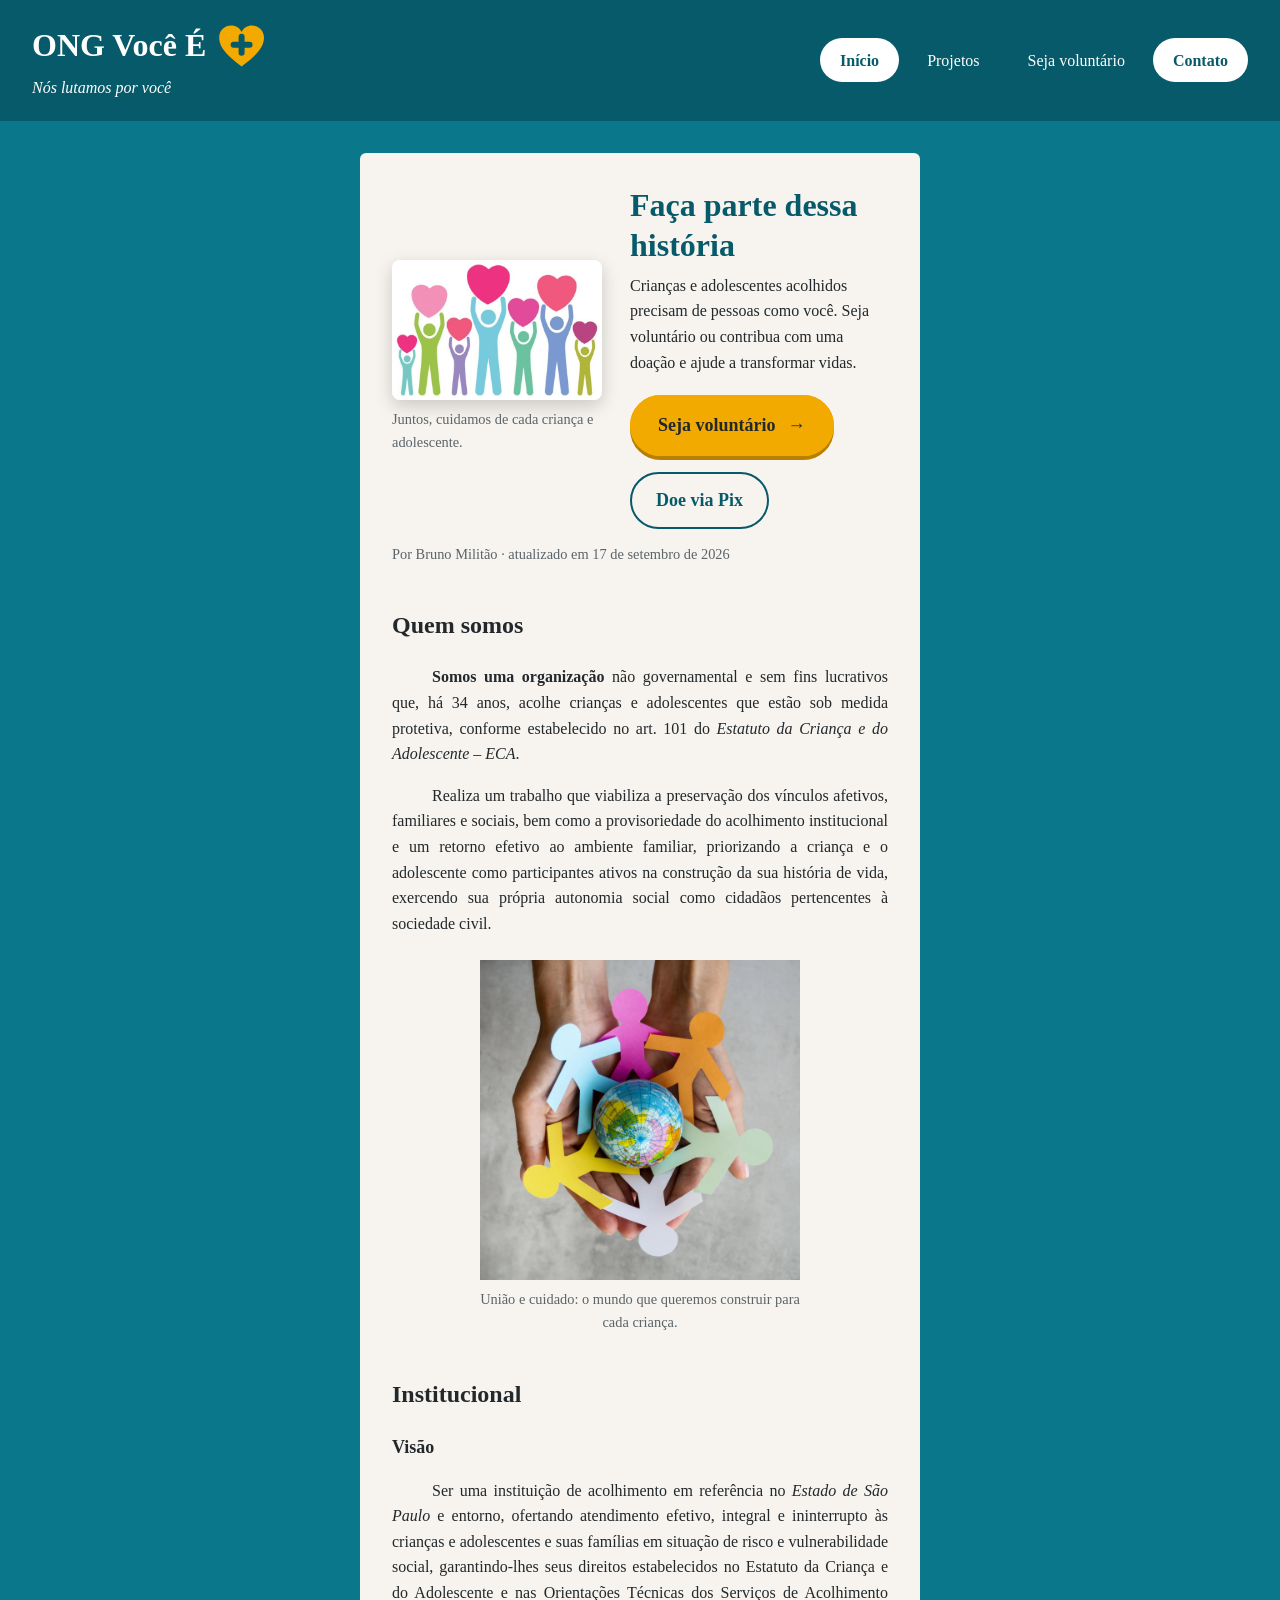
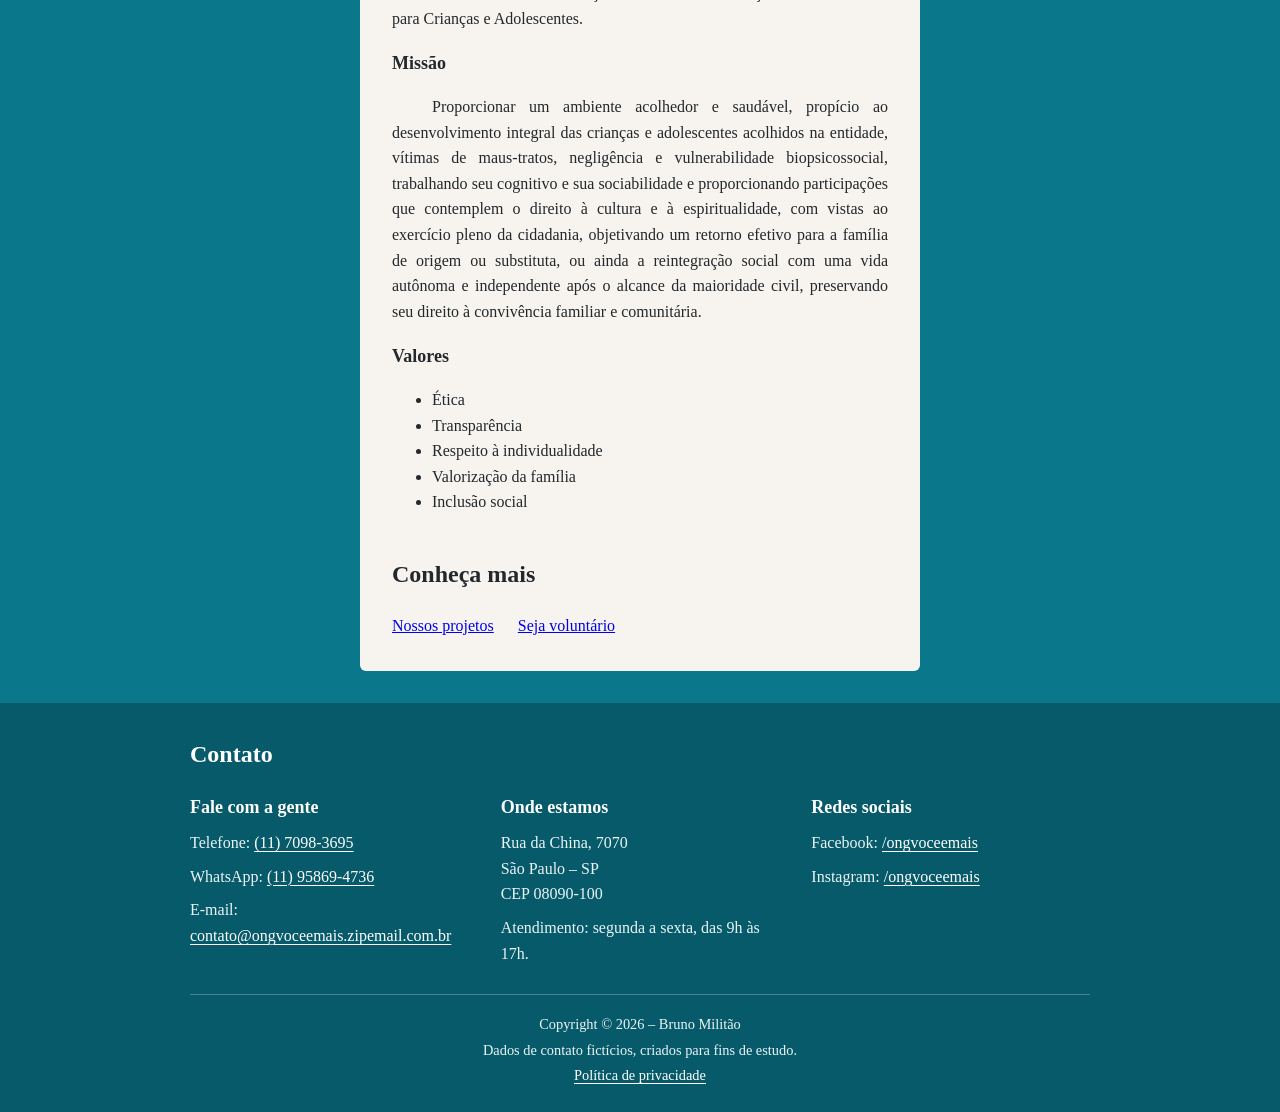
<file: index.html>
<!DOCTYPE html>
<html lang="pt-BR">
<head>
  <meta charset="UTF-8">
  <!-- Sem esta linha o site fica minúsculo no celular -->
  <meta name="viewport" content="width=device-width, initial-scale=1">
  <title>ONG Você É + | Acolhimento de crianças e adolescentes</title>
  <meta name="description" content="ONG Você É +: há 34 anos acolhendo crianças e adolescentes. Conheça nossa missão, nossos projetos e seja voluntário.">

  <link rel="stylesheet" href="estilos.css">
</head>

<body class="pagina-inicio">

  <!-- CABEÇALHO: marca (link para o início) e menu principal -->
  <header class="topo">
    <div class="marca">
      <a class="marca-nome" href="index.html">
        ONG Você É
        <svg class="logo-mais" viewBox="0 0 64 64" role="img" aria-label="mais" focusable="false">
          <path class="coracao" d="M32 58C10 42 4 32 4 22C4 13 11 7 19 7C25 7 29.5 10 32 15C34.5 10 39 7 45 7C53 7 60 13 60 22C60 32 54 42 32 58Z"/>
          <path class="mais" d="M32 21V41M22 31H42"/>
        </svg>
      </a>
      <p>Nós lutamos por você</p>
    </div>

    <nav aria-label="Menu principal">
      <ul>
        <li><a href="index.html" aria-current="page">Início</a></li>
        <li><a href="projetos.html">Projetos</a></li>
        <li><a href="cadastro-voluntario.html">Seja voluntário</a></li>
        <li><a href="#contato">Contato</a></li>
      </ul>
    </nav>
  </header>

  <main id="conteudo-principal">

    <!-- Caminho relativo (não "C:\Users\..."), e sempre com alt -->
    <section class="destaque">
      <figure>
        <picture>
          <img width="640" height="427" src="111.jpg" alt="Ilustração de sete figuras humanas coloridas, de tamanhos diferentes, cada uma erguendo um coração acima da cabeça">
        </picture>
        <figcaption>Juntos, cuidamos de cada criança e adolescente.</figcaption>
      </figure>

      <div class="chamada">
        <h1>Faça parte dessa história</h1>
        <p>
          Crianças e adolescentes acolhidos precisam de pessoas como você.
          Seja voluntário ou contribua com uma doação e ajude a transformar vidas.
        </p>
        <div class="acoes">
          <a class="botao-voluntario" href="cadastro-voluntario.html">
            Seja voluntário <span class="seta" aria-hidden="true">&rarr;</span>
          </a>
          <a class="botao-doar" href="projetos.html#doe">Doe via Pix</a>
        </div>
      </div>
    </section>

    <p class="meta">
      Por Bruno Militão &middot; atualizado em
      <time datetime="2026-09-17">17 de setembro de 2026</time>
    </p>

    <section>
      <h2>Quem somos</h2>
      <p>
        <strong>Somos uma organização</strong> não governamental e sem fins lucrativos que,
        há 34 anos, acolhe crianças e adolescentes que estão sob medida protetiva, conforme
        estabelecido no art. 101 do
        <cite>Estatuto da Criança e do Adolescente – ECA</cite>.
      </p>

      <p>
        Realiza um trabalho que viabiliza a preservação dos vínculos afetivos, familiares e
        sociais, bem como a provisoriedade do acolhimento institucional e um retorno efetivo ao
        ambiente familiar, priorizando a criança e o adolescente como participantes ativos na
        construção da sua história de vida, exercendo sua própria autonomia social como cidadãos
        pertencentes à sociedade civil.
      </p>

      <figure id="fotos">
        <picture>
          <img src="222aaa.jpg" alt="Mãos segurando bonecos de papel coloridos de mãos dadas ao redor de um globo terrestre" width="640" height="640" loading="lazy">
        </picture>
        <figcaption>União e cuidado: o mundo que queremos construir para cada criança.</figcaption>
      </figure>
    </section>

    <section id="institucional">
      <h2>Institucional</h2>

      <h3>Visão</h3>
      <p>
        Ser uma instituição de acolhimento em referência no <em>Estado de São Paulo</em> e entorno,
        ofertando atendimento efetivo, integral e ininterrupto às crianças e adolescentes e suas
        famílias em situação de risco e vulnerabilidade social, garantindo-lhes seus direitos
        estabelecidos no Estatuto da Criança e do Adolescente e nas Orientações Técnicas dos
        Serviços de Acolhimento para Crianças e Adolescentes.
      </p>

      <h3>Missão</h3>
      <p>
        Proporcionar um ambiente acolhedor e saudável, propício ao desenvolvimento integral das
        crianças e adolescentes acolhidos na entidade, vítimas de maus-tratos, negligência e
        vulnerabilidade biopsicossocial, trabalhando seu cognitivo e sua sociabilidade e
        proporcionando participações que contemplem o direito à cultura e à espiritualidade, com
        vistas ao exercício pleno da cidadania, objetivando um retorno efetivo para a família de
        origem ou substituta, ou ainda a reintegração social com uma vida autônoma e independente
        após o alcance da maioridade civil, preservando seu direito à convivência familiar e
        comunitária.
      </p>

      <h3>Valores</h3>
      <!-- Isto é uma lista, não uma sequência de títulos <h2> -->
      <ul>
        <li>Ética</li>
        <li>Transparência</li>
        <li>Respeito à individualidade</li>
        <li>Valorização da família</li>
        <li>Inclusão social</li>
      </ul>
    </section>

    <nav class="mais-paginas" aria-labelledby="mais-paginas-titulo">
      <h2 id="mais-paginas-titulo">Conheça mais</h2>
      <ul>
        <li><a href="projetos.html">Nossos projetos</a></li>
        <li><a href="cadastro-voluntario.html">Seja voluntário</a></li>
      </ul>
    </nav>

  </main>

  <footer id="contato">
    <div class="rodape-conteudo">
      <h2>Contato</h2>

      <div class="contato-grade">
        <div>
          <h3>Fale com a gente</h3>
          <ul>
            <li>Telefone: <a class="tel" href="tel:+551170983695">(11) 7098-3695</a></li>
            <li>WhatsApp: <a class="tel" href="https://wa.me/5511958694736">(11) 95869-4736</a></li>
            <li>E-mail: <a href="mailto:contato@ongvoceemais.zipemail.com.br">contato@ongvoceemais.zipemail.com.br</a></li>
          </ul>
        </div>

        <div>
          <h3>Onde estamos</h3>
          <address>
            Rua da China, 7070<br>
            São Paulo &ndash; SP<br>
            CEP 08090-100
          </address>
          <p>Atendimento: segunda a sexta, das 9h às 17h.</p>
        </div>

        <div>
          <h3>Redes sociais</h3>
          <ul>
            <li>Facebook: <a href="https://facebook.com/ongvoceemais">/ongvoceemais</a></li>
            <li>Instagram: <a href="https://instagram.com/ongvoceemais">/ongvoceemais</a></li>
          </ul>
        </div>
      </div>

      <p class="rodape-fim">
        <small>Copyright &copy; 2026 &ndash; Bruno Militão</small><br>
        <small>Dados de contato fictícios, criados para fins de estudo.</small><br>
        <small><a href="privacidade.html">Política de privacidade</a></small>
      </p>
    </div>
  </footer>


  <script src="cadastro.js" defer></script>
<script src="copiar-pix.js" defer></script>
<script src="roteador.js" defer></script>
<script src="templates.js"></script>
</body>
</html>
</file>
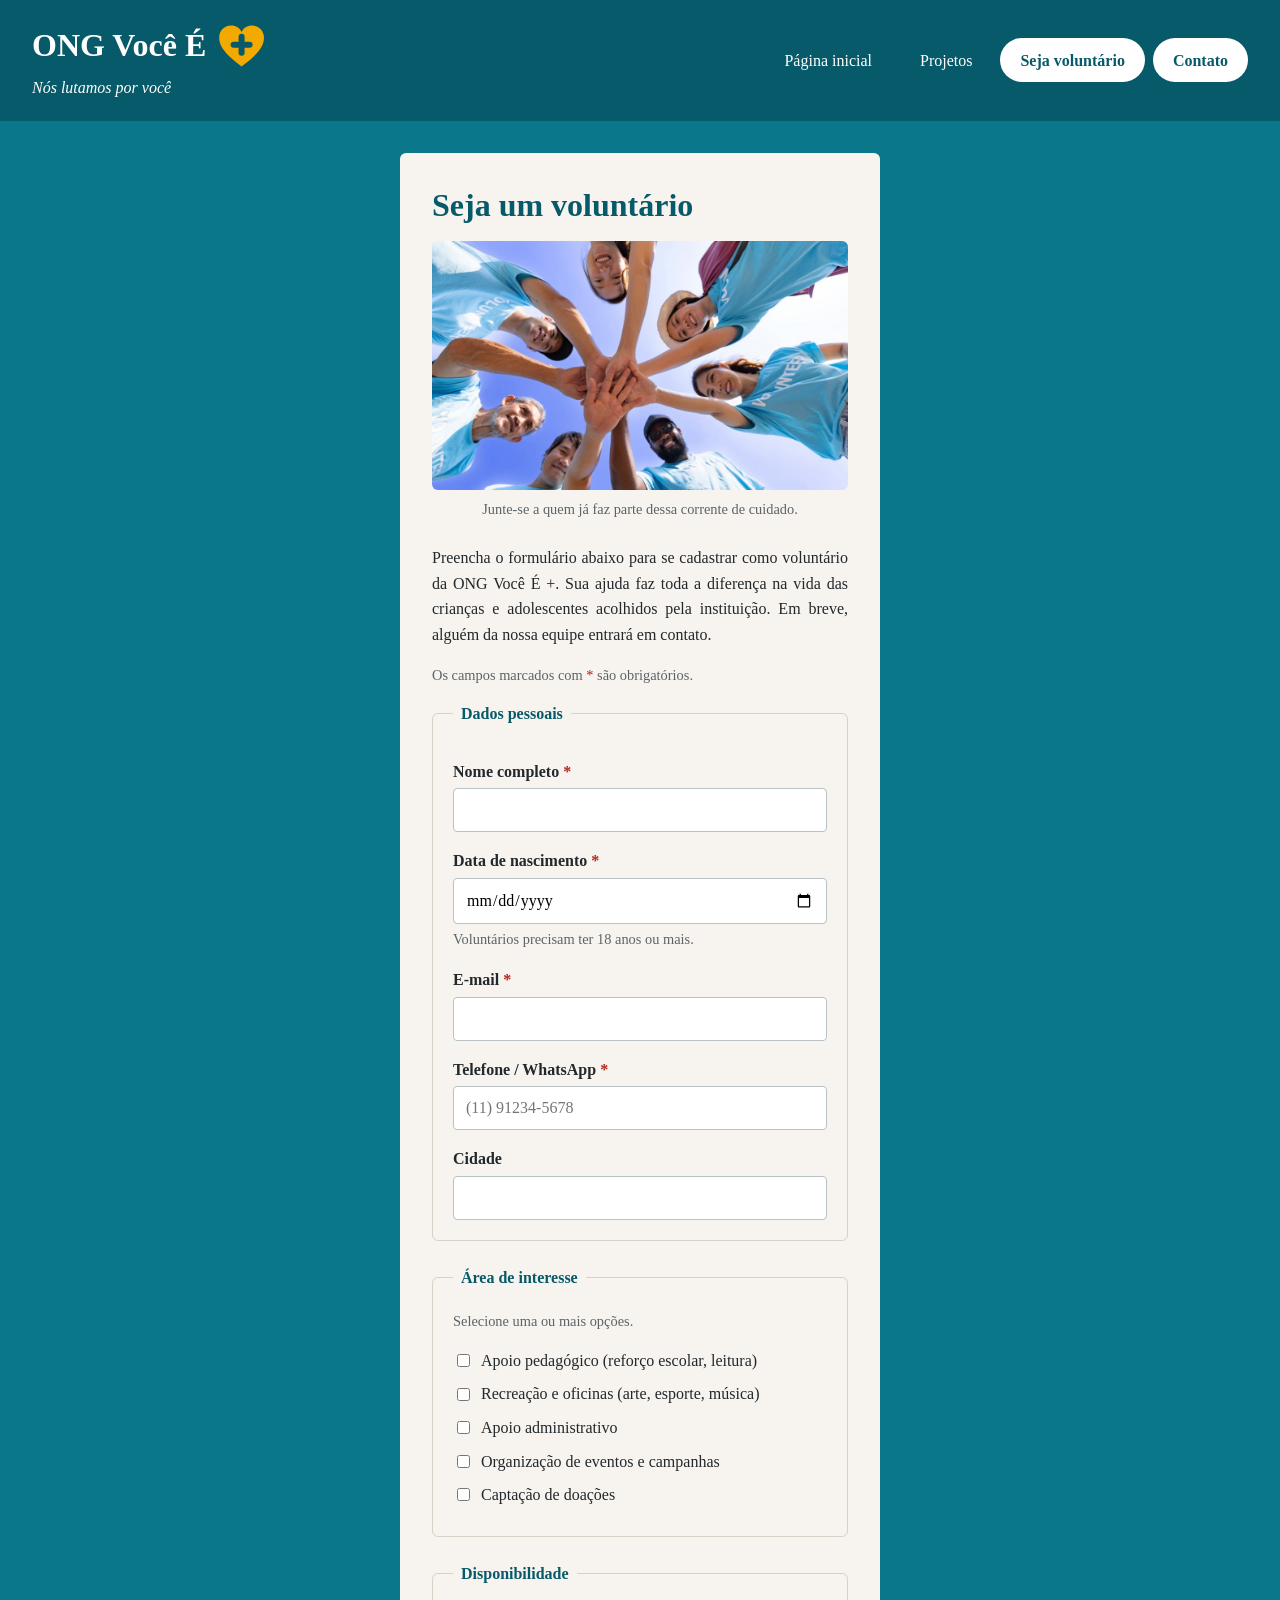
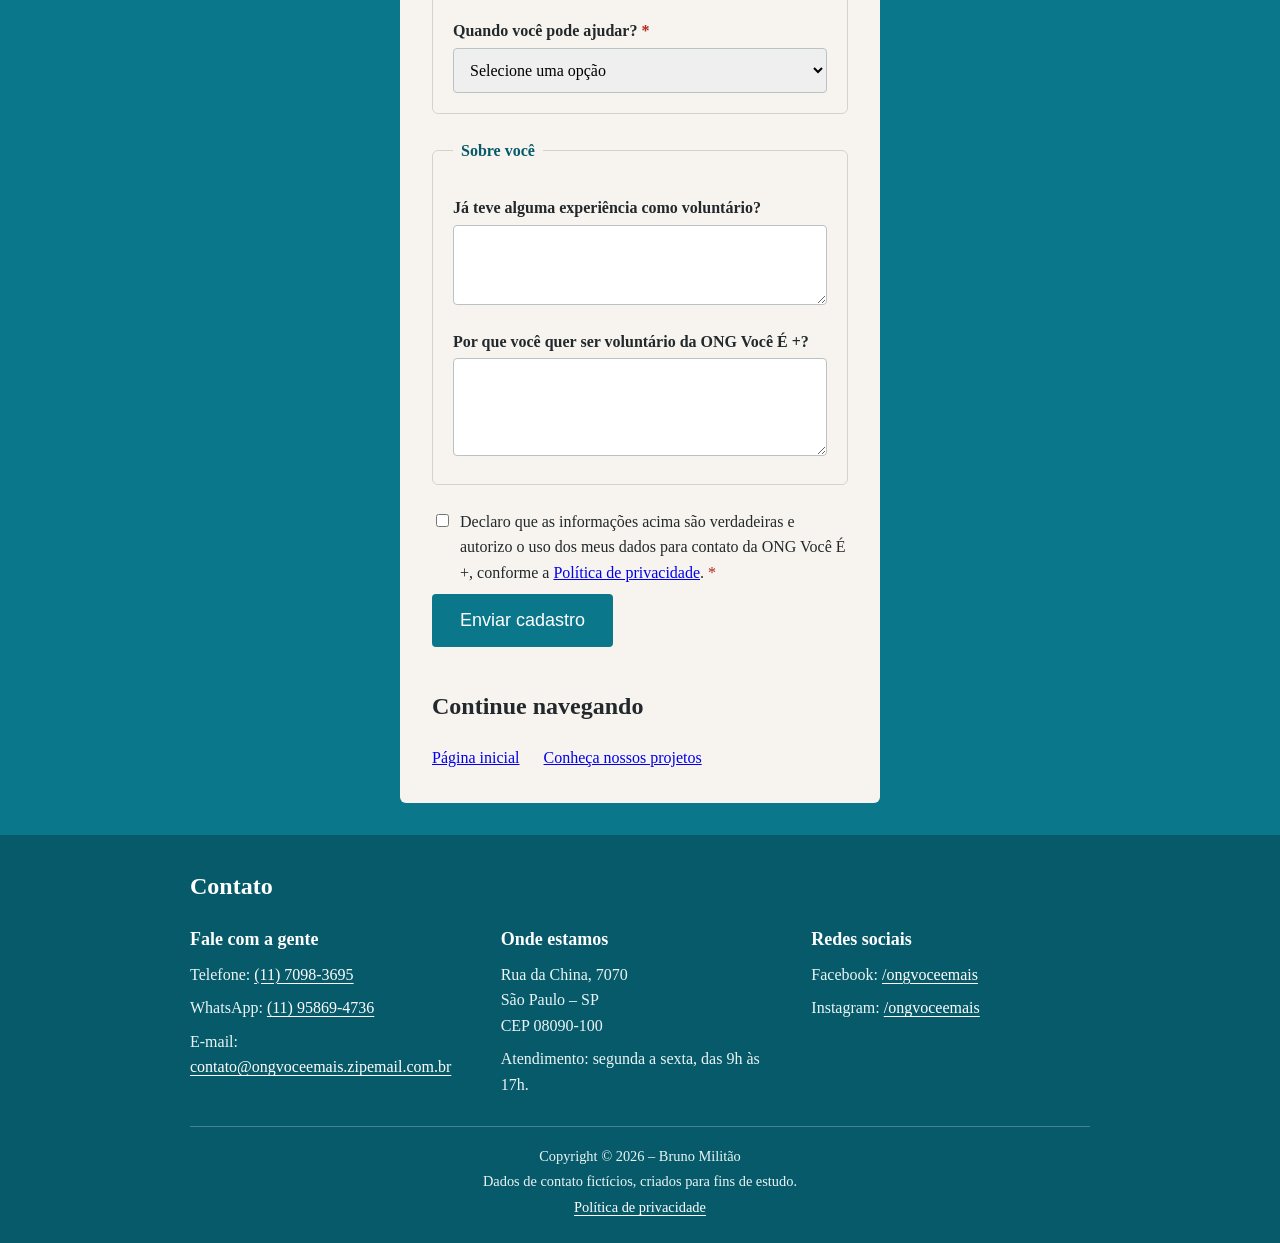
<file: cadastro-voluntario.html>
<!DOCTYPE html>
<html lang="pt-BR">
<head>
  <meta charset="UTF-8">
  <meta name="viewport" content="width=device-width, initial-scale=1">
  <title>Seja voluntário | ONG Você É +</title>
  <meta name="description" content="Cadastre-se como voluntário da ONG Você É + e ajude crianças e adolescentes acolhidos pela instituição.">

  <link rel="stylesheet" href="estilos.css">
</head>

<body class="pagina-cadastro">

  <header class="topo">
    <div class="marca">
      <a class="marca-nome" href="index.html">
        ONG Você É
        <svg class="logo-mais" viewBox="0 0 64 64" role="img" aria-label="mais" focusable="false">
          <path class="coracao" d="M32 58C10 42 4 32 4 22C4 13 11 7 19 7C25 7 29.5 10 32 15C34.5 10 39 7 45 7C53 7 60 13 60 22C60 32 54 42 32 58Z"/>
          <path class="mais" d="M32 21V41M22 31H42"/>
        </svg>
      </a>
      <p>Nós lutamos por você</p>
    </div>

    <nav aria-label="Menu principal">
      <ul><li><a href="index.html">Página inicial</a></li>
        <li><a href="projetos.html">Projetos</a></li>
        <li><a href="cadastro-voluntario.html" aria-current="page">Seja voluntário</a></li>
        <li><a href="#contato">Contato</a></li>
      </ul>
    </nav>
  </header>

  <main id="conteudo-principal">
    <h1>Seja um voluntário</h1>
    <figure class="figura-topo">
      <picture>
        <img width="880" height="528" src="333.jpeg" alt="Grupo de voluntários sorrindo, de camiseta azul-clara com a palavra VOLUNTEER, com as mãos empilhadas no centro, vistos de baixo contra o céu">
      </picture>
      <figcaption>Junte-se a quem já faz parte dessa corrente de cuidado.</figcaption>
    </figure>

    <p class="intro">
      Preencha o formulário abaixo para se cadastrar como voluntário da ONG Você É +.
      Sua ajuda faz toda a diferença na vida das crianças e adolescentes acolhidos pela
      instituição. Em breve, alguém da nossa equipe entrará em contato.
    </p>

    <!-- Mensagem de confirmação ou erro (preenchida por cadastro.js) -->
    <div id="retorno-cadastro" class="retorno" role="status" hidden></div>

    <!-- Formulário em MODO DEMONSTRAÇÃO: sem data-endpoint, nada é enviado.
         Para receber cadastros de verdade, preencha data-endpoint (e action,
         para funcionar também sem JavaScript) com o endereço de um servidor ou
         serviço de formulários, como o Formspree. -->
    <form id="form-voluntario" class="formulario" action="#" method="post" data-endpoint="">

      <p class="campo-ajuda">Os campos marcados com <span class="obrigatorio">*</span> são obrigatórios.</p>

      <fieldset>
        <legend>Dados pessoais</legend>

        <label for="nome">Nome completo <span class="obrigatorio" aria-hidden="true">*</span></label>
        <input type="text" id="nome" name="nome" autocomplete="name" required>

        <label for="nascimento">Data de nascimento <span class="obrigatorio" aria-hidden="true">*</span></label>
        <input type="date" id="nascimento" name="nascimento" autocomplete="bday" required
               aria-describedby="nascimento-ajuda" data-idade-minima="18">
        <p class="campo-ajuda" id="nascimento-ajuda">Voluntários precisam ter 18 anos ou mais.</p>

        <label for="email">E-mail <span class="obrigatorio" aria-hidden="true">*</span></label>
        <input type="email" id="email" name="email" autocomplete="email" required>

        <label for="telefone">Telefone / WhatsApp <span class="obrigatorio" aria-hidden="true">*</span></label>
        <input type="tel" id="telefone" name="telefone" autocomplete="tel" placeholder="(11) 91234-5678" required>

        <label for="cidade">Cidade</label>
        <input type="text" id="cidade" name="cidade" autocomplete="address-level2">
      </fieldset>

      <fieldset>
        <legend>Área de interesse</legend>
        <p class="campo-ajuda">Selecione uma ou mais opções.</p>

        <label class="checkbox">
          <input type="checkbox" name="area" value="apoio-pedagogico">
          Apoio pedagógico (reforço escolar, leitura)
        </label>
        <label class="checkbox">
          <input type="checkbox" name="area" value="recreacao">
          Recreação e oficinas (arte, esporte, música)
        </label>
        <label class="checkbox">
          <input type="checkbox" name="area" value="administrativo">
          Apoio administrativo
        </label>
        <label class="checkbox">
          <input type="checkbox" name="area" value="eventos">
          Organização de eventos e campanhas
        </label>
        <label class="checkbox">
          <input type="checkbox" name="area" value="doacoes">
          Captação de doações
        </label>
      </fieldset>

      <fieldset>
        <legend>Disponibilidade</legend>

        <label for="disponibilidade">Quando você pode ajudar? <span class="obrigatorio" aria-hidden="true">*</span></label>
        <select id="disponibilidade" name="disponibilidade" required>
          <option value="">Selecione uma opção</option>
          <option value="dias-uteis">Dias úteis</option>
          <option value="fins-de-semana">Fins de semana</option>
          <option value="eventual">Eventual / conforme demanda</option>
        </select>
      </fieldset>

      <fieldset>
        <legend>Sobre você</legend>

        <label for="experiencia">Já teve alguma experiência como voluntário?</label>
        <textarea id="experiencia" name="experiencia" rows="3"></textarea>

        <label for="mensagem">Por que você quer ser voluntário da ONG Você É +?</label>
        <textarea id="mensagem" name="mensagem" rows="4"></textarea>
      </fieldset>

      <label class="checkbox checkbox-termo">
        <input type="checkbox" name="termo" required>
        <span>
          Declaro que as informações acima são verdadeiras e autorizo o uso dos meus dados
          para contato da ONG Você É +, conforme a
          <a href="privacidade.html" target="_blank" rel="noopener">Política de privacidade<span class="so-leitor"> (abre em nova aba)</span></a>.
          <span class="obrigatorio" aria-hidden="true">*</span>
        </span>
      </label>

      <button type="submit" class="botao-enviar">Enviar cadastro</button>
    </form>

    <nav class="mais-paginas" aria-labelledby="mais-paginas-titulo">
      <h2 id="mais-paginas-titulo">Continue navegando</h2>
      <ul>
        <li><a href="index.html">Página inicial</a></li>
        <li><a href="projetos.html">Conheça nossos projetos</a></li>
      </ul>
    </nav>

  </main>

  <footer id="contato">
    <div class="rodape-conteudo">
      <h2>Contato</h2>

      <div class="contato-grade">
        <div>
          <h3>Fale com a gente</h3>
          <ul>
            <li>Telefone: <a class="tel" href="tel:+551170983695">(11) 7098-3695</a></li>
            <li>WhatsApp: <a class="tel" href="https://wa.me/5511958694736">(11) 95869-4736</a></li>
            <li>E-mail: <a href="mailto:contato@ongvoceemais.zipemail.com.br">contato@ongvoceemais.zipemail.com.br</a></li>
          </ul>
        </div>

        <div>
          <h3>Onde estamos</h3>
          <address>
            Rua da China, 7070<br>
            São Paulo &ndash; SP<br>
            CEP 08090-100
          </address>
          <p>Atendimento: segunda a sexta, das 9h às 17h.</p>
        </div>

        <div>
          <h3>Redes sociais</h3>
          <ul>
            <li>Facebook: <a href="https://facebook.com/ongvoceemais">/ongvoceemais</a></li>
            <li>Instagram: <a href="https://instagram.com/ongvoceemais">/ongvoceemais</a></li>
          </ul>
        </div>
      </div>

      <p class="rodape-fim">
        <small>Copyright &copy; 2026 &ndash; Bruno Militão</small><br>
        <small>Dados de contato fictícios, criados para fins de estudo.</small><br>
        <small><a href="privacidade.html">Política de privacidade</a></small>
      </p>
    </div>
  </footer>

<script src="cadastro.js" defer></script>
<script src="copiar-pix.js" defer></script>
<script src="roteador.js" defer></script>
<script src="templates.js"></script>
</body>
</html>
</file>
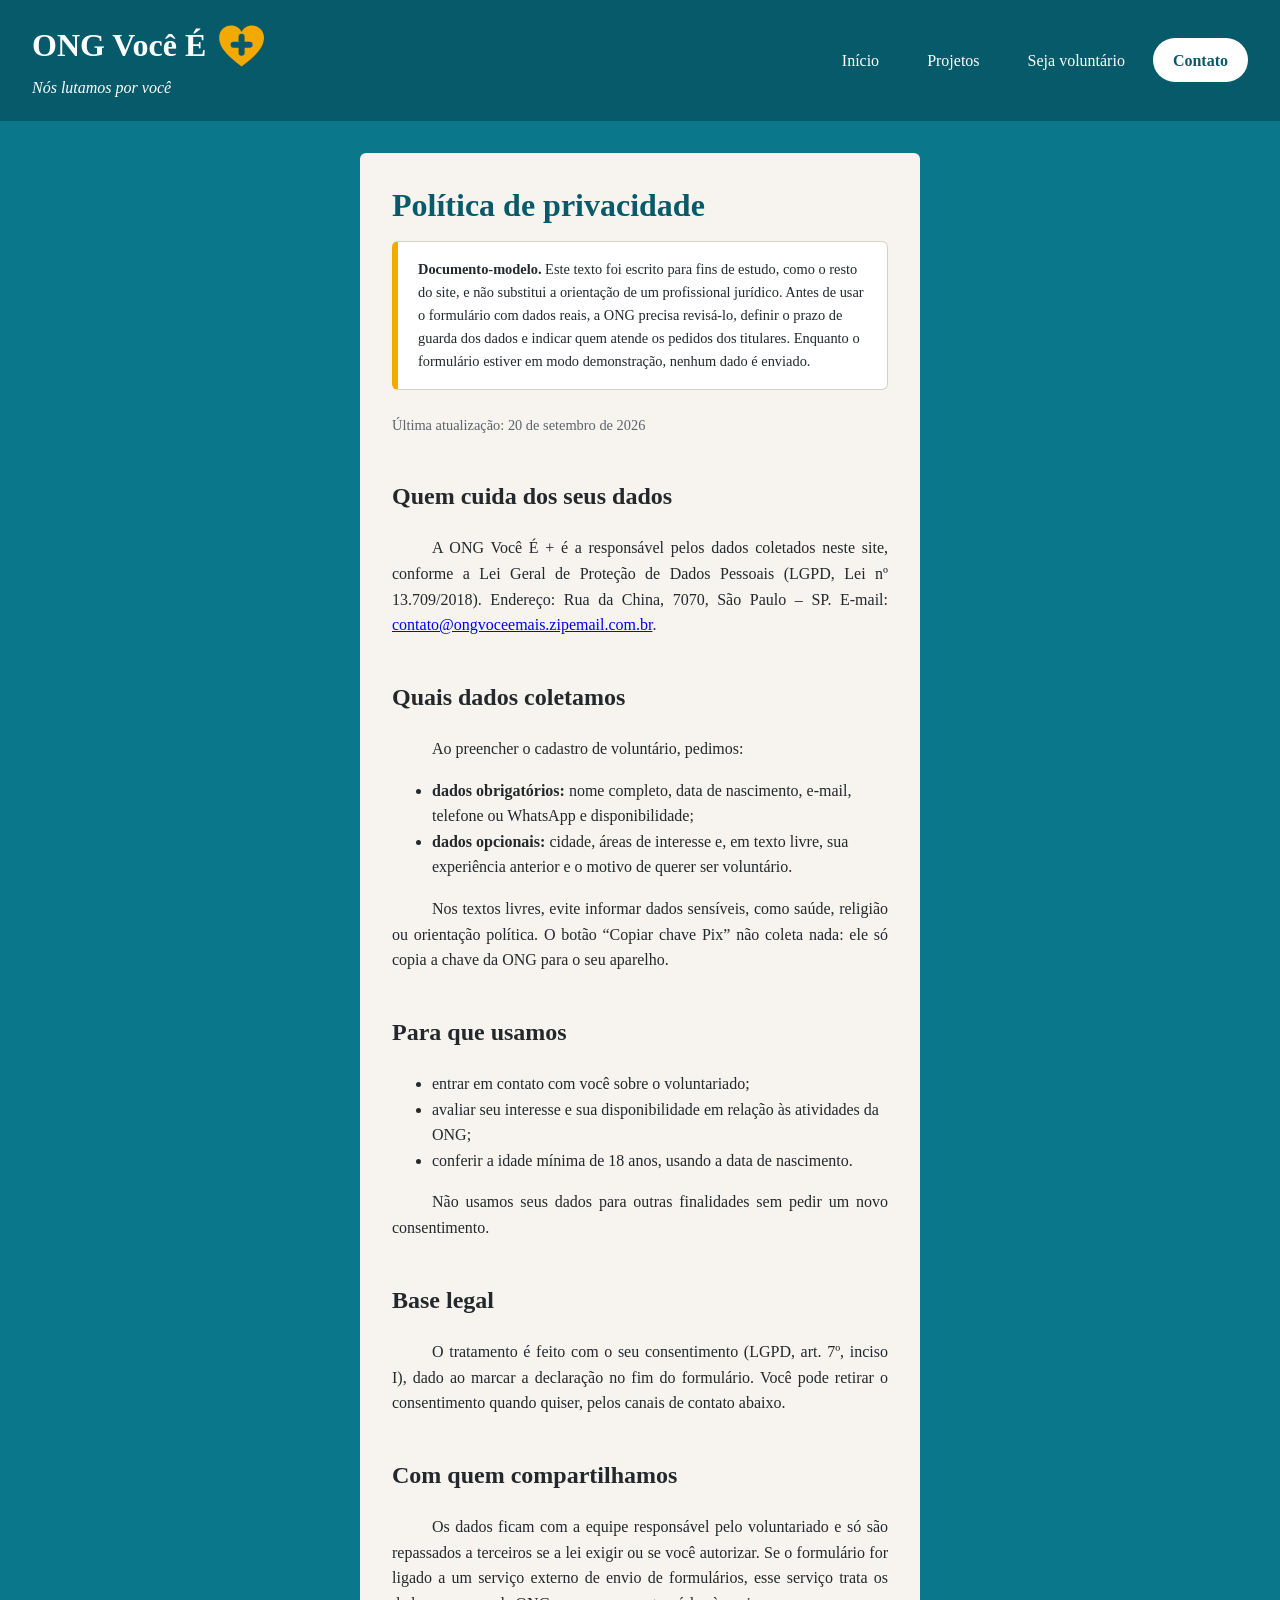
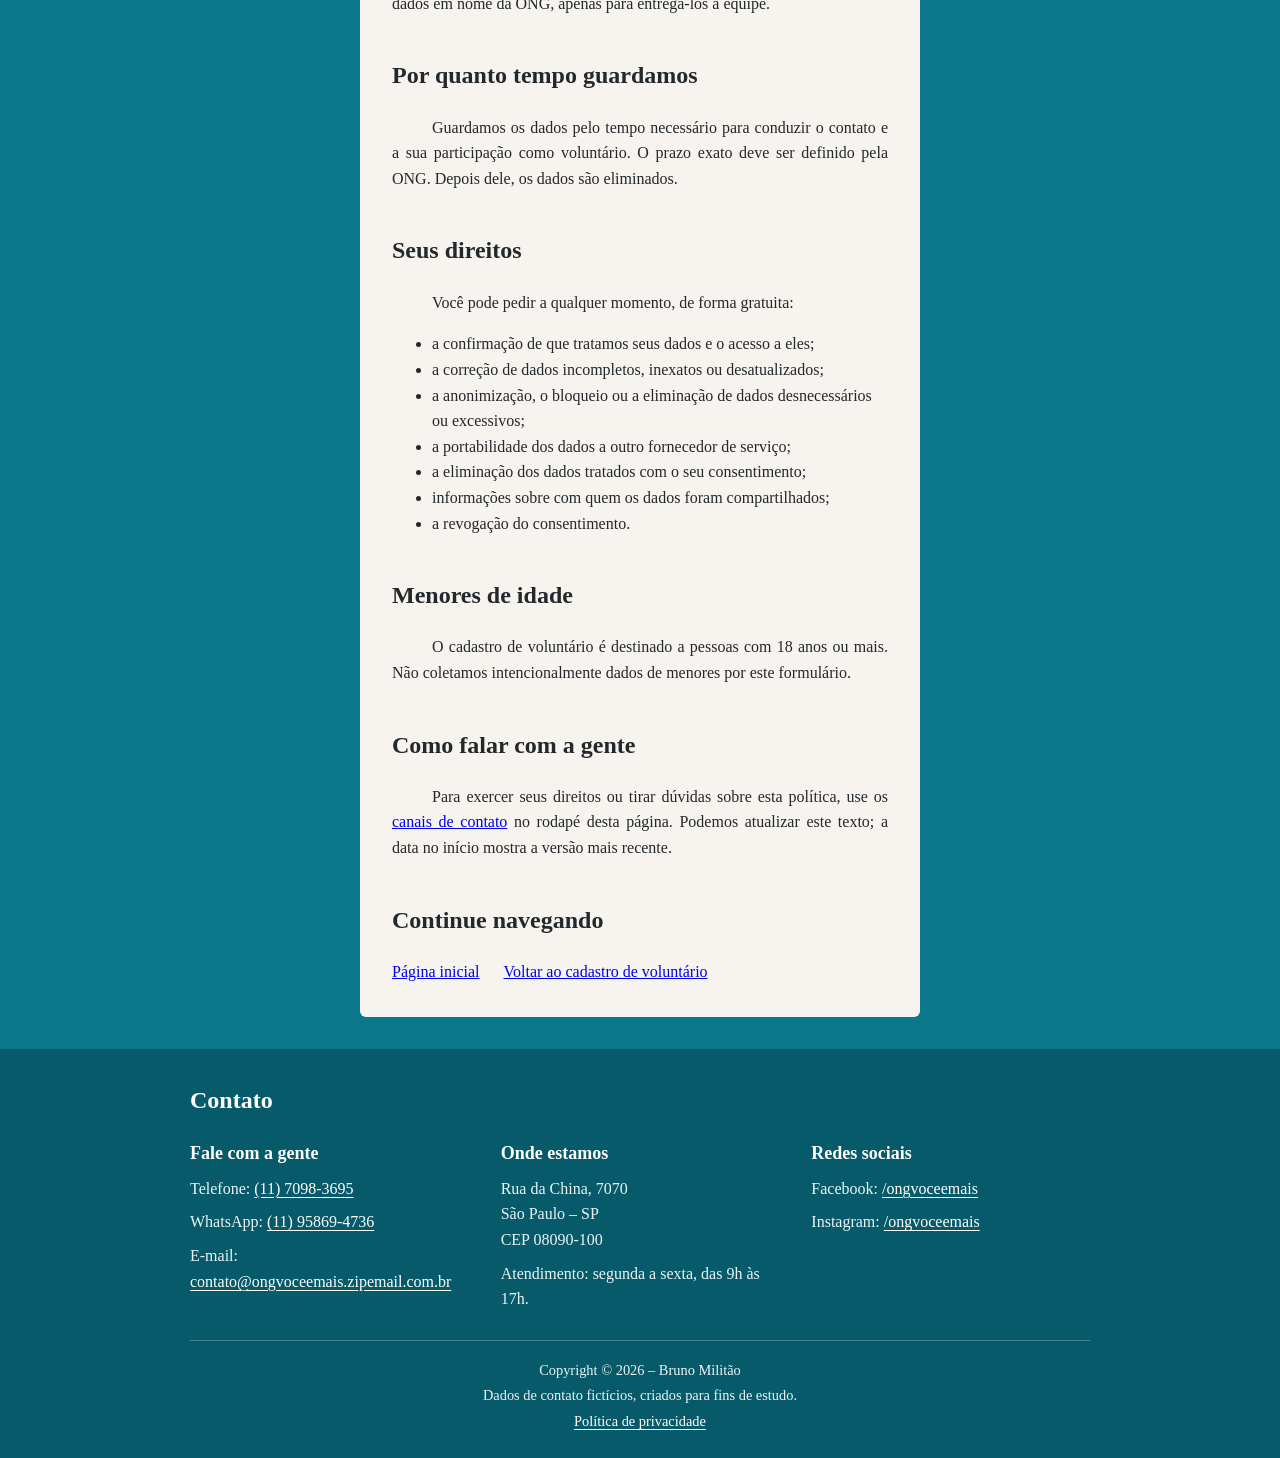
<file: privacidade.html>
<!DOCTYPE html>
<html lang="pt-BR">
<head>
  <meta charset="UTF-8">
  <meta name="viewport" content="width=device-width, initial-scale=1">
  <title>Política de privacidade | ONG Você É +</title>
  <meta name="description" content="Saiba quais dados a ONG Você É + coleta no cadastro de voluntários, para que os usa e como você pode exercer seus direitos.">

  <link rel="stylesheet" href="estilos.css">
</head>

<body class="pagina-privacidade">

  <header class="topo">
    <div class="marca">
      <a class="marca-nome" href="index.html">
        ONG Você É
        <svg class="logo-mais" viewBox="0 0 64 64" role="img" aria-label="mais" focusable="false">
          <path class="coracao" d="M32 58C10 42 4 32 4 22C4 13 11 7 19 7C25 7 29.5 10 32 15C34.5 10 39 7 45 7C53 7 60 13 60 22C60 32 54 42 32 58Z"/>
          <path class="mais" d="M32 21V41M22 31H42"/>
        </svg>
      </a>
      <p>Nós lutamos por você</p>
    </div>

    <nav aria-label="Menu principal">
      <ul>
        <li><a href="index.html">Início</a></li>
        <li><a href="projetos.html">Projetos</a></li>
        <li><a href="cadastro-voluntario.html">Seja voluntário</a></li>
        <li><a href="#contato">Contato</a></li>
      </ul>
    </nav>
  </header>

  <main id="conteudo-principal">

    <h1>Política de privacidade</h1>

    <p class="aviso" role="note">
      <strong>Documento-modelo.</strong> Este texto foi escrito para fins de estudo, como o resto
      do site, e não substitui a orientação de um profissional jurídico. Antes de usar o formulário
      com dados reais, a ONG precisa revisá-lo, definir o prazo de guarda dos dados e indicar quem
      atende os pedidos dos titulares. Enquanto o formulário estiver em modo demonstração,
      nenhum dado é enviado.
    </p>

    <p class="meta">
      Última atualização: <time datetime="2026-09-20">20 de setembro de 2026</time>
    </p>

    <section>
      <h2>Quem cuida dos seus dados</h2>
      <p>
        A ONG Você É + é a responsável pelos dados coletados neste site, conforme a Lei Geral de
        Proteção de Dados Pessoais (LGPD, Lei nº 13.709/2018). Endereço: Rua da China, 7070,
        São Paulo &ndash; SP. E-mail:
        <a href="mailto:contato@ongvoceemais.zipemail.com.br">contato@ongvoceemais.zipemail.com.br</a>.
      </p>
    </section>

    <section>
      <h2>Quais dados coletamos</h2>
      <p>Ao preencher o cadastro de voluntário, pedimos:</p>

      <ul>
        <li>
          <strong>dados obrigatórios:</strong> nome completo, data de nascimento, e-mail,
          telefone ou WhatsApp e disponibilidade;
        </li>
        <li>
          <strong>dados opcionais:</strong> cidade, áreas de interesse e, em texto livre,
          sua experiência anterior e o motivo de querer ser voluntário.
        </li>
      </ul>

      <p>
        Nos textos livres, evite informar dados sensíveis, como saúde, religião ou orientação
        política. O botão &ldquo;Copiar chave Pix&rdquo; não coleta nada: ele só copia a chave da
        ONG para o seu aparelho.
      </p>
    </section>

    <section>
      <h2>Para que usamos</h2>
      <ul>
        <li>entrar em contato com você sobre o voluntariado;</li>
        <li>avaliar seu interesse e sua disponibilidade em relação às atividades da ONG;</li>
        <li>conferir a idade mínima de 18 anos, usando a data de nascimento.</li>
      </ul>

      <p>Não usamos seus dados para outras finalidades sem pedir um novo consentimento.</p>
    </section>

    <section>
      <h2>Base legal</h2>
      <p>
        O tratamento é feito com o seu consentimento (LGPD, art. 7º, inciso I), dado ao marcar a
        declaração no fim do formulário. Você pode retirar o consentimento quando quiser, pelos
        canais de contato abaixo.
      </p>
    </section>

    <section>
      <h2>Com quem compartilhamos</h2>
      <p>
        Os dados ficam com a equipe responsável pelo voluntariado e só são repassados a terceiros
        se a lei exigir ou se você autorizar. Se o formulário for ligado a um serviço externo de
        envio de formulários, esse serviço trata os dados em nome da ONG, apenas para entregá-los
        à equipe.
      </p>
    </section>

    <section>
      <h2>Por quanto tempo guardamos</h2>
      <p>
        Guardamos os dados pelo tempo necessário para conduzir o contato e a sua participação como
        voluntário. O prazo exato deve ser definido pela ONG. Depois dele, os dados são eliminados.
      </p>
    </section>

    <section>
      <h2>Seus direitos</h2>
      <p>Você pode pedir a qualquer momento, de forma gratuita:</p>

      <ul>
        <li>a confirmação de que tratamos seus dados e o acesso a eles;</li>
        <li>a correção de dados incompletos, inexatos ou desatualizados;</li>
        <li>a anonimização, o bloqueio ou a eliminação de dados desnecessários ou excessivos;</li>
        <li>a portabilidade dos dados a outro fornecedor de serviço;</li>
        <li>a eliminação dos dados tratados com o seu consentimento;</li>
        <li>informações sobre com quem os dados foram compartilhados;</li>
        <li>a revogação do consentimento.</li>
      </ul>
    </section>

    <section>
      <h2>Menores de idade</h2>
      <p>
        O cadastro de voluntário é destinado a pessoas com 18 anos ou mais. Não coletamos
        intencionalmente dados de menores por este formulário.
      </p>
    </section>

    <section>
      <h2>Como falar com a gente</h2>
      <p>
        Para exercer seus direitos ou tirar dúvidas sobre esta política, use os
        <a href="#contato">canais de contato</a> no rodapé desta página. Podemos atualizar
        este texto; a data no início mostra a versão mais recente.
      </p>
    </section>

    <nav class="mais-paginas" aria-labelledby="mais-paginas-titulo">
      <h2 id="mais-paginas-titulo">Continue navegando</h2>
      <ul>
        <li><a href="index.html">Página inicial</a></li>
        <li><a href="cadastro-voluntario.html">Voltar ao cadastro de voluntário</a></li>
      </ul>
    </nav>

  </main>

  <footer id="contato">
    <div class="rodape-conteudo">
      <h2>Contato</h2>

      <div class="contato-grade">
        <div>
          <h3>Fale com a gente</h3>
          <ul>
            <li>Telefone: <a class="tel" href="tel:+551170983695">(11) 7098-3695</a></li>
            <li>WhatsApp: <a class="tel" href="https://wa.me/5511958694736">(11) 95869-4736</a></li>
            <li>E-mail: <a href="mailto:contato@ongvoceemais.zipemail.com.br">contato@ongvoceemais.zipemail.com.br</a></li>
          </ul>
        </div>

        <div>
          <h3>Onde estamos</h3>
          <address>
            Rua da China, 7070<br>
            São Paulo &ndash; SP<br>
            CEP 08090-100
          </address>
          <p>Atendimento: segunda a sexta, das 9h às 17h.</p>
        </div>

        <div>
          <h3>Redes sociais</h3>
          <ul>
            <li>Facebook: <a href="https://facebook.com/ongvoceemais">/ongvoceemais</a></li>
            <li>Instagram: <a href="https://instagram.com/ongvoceemais">/ongvoceemais</a></li>
          </ul>
        </div>
      </div>

      <p class="rodape-fim">
        <small>Copyright &copy; 2026 &ndash; Bruno Militão</small><br>
        <small>Dados de contato fictícios, criados para fins de estudo.</small><br>
        <small><a href="privacidade.html">Política de privacidade</a></small>
      </p>
    </div>
  </footer>

  <script src="cadastro.js" defer></script>
  <script src="copiar-pix.js" defer></script>
  <script src="roteador.js" defer></script>
  <script src="templates.js"></script>
  
</body>
</html>
</file>
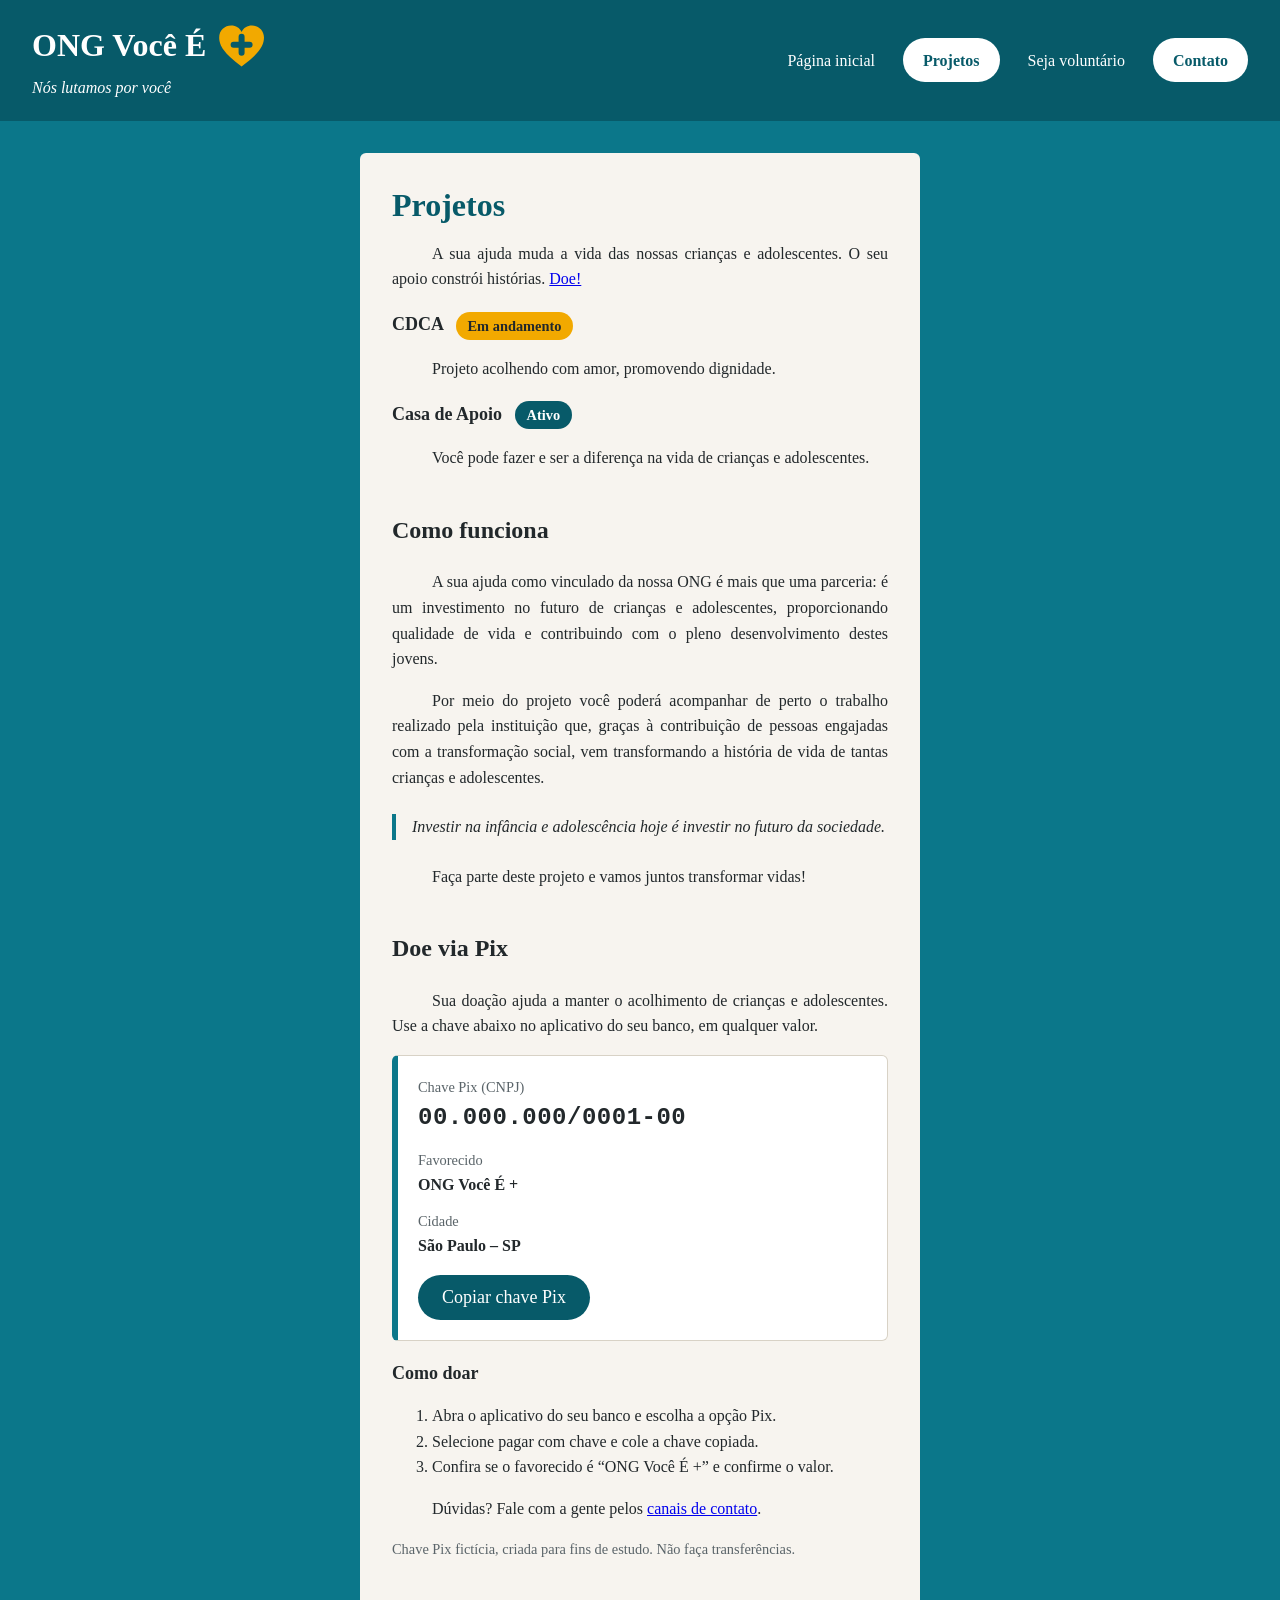
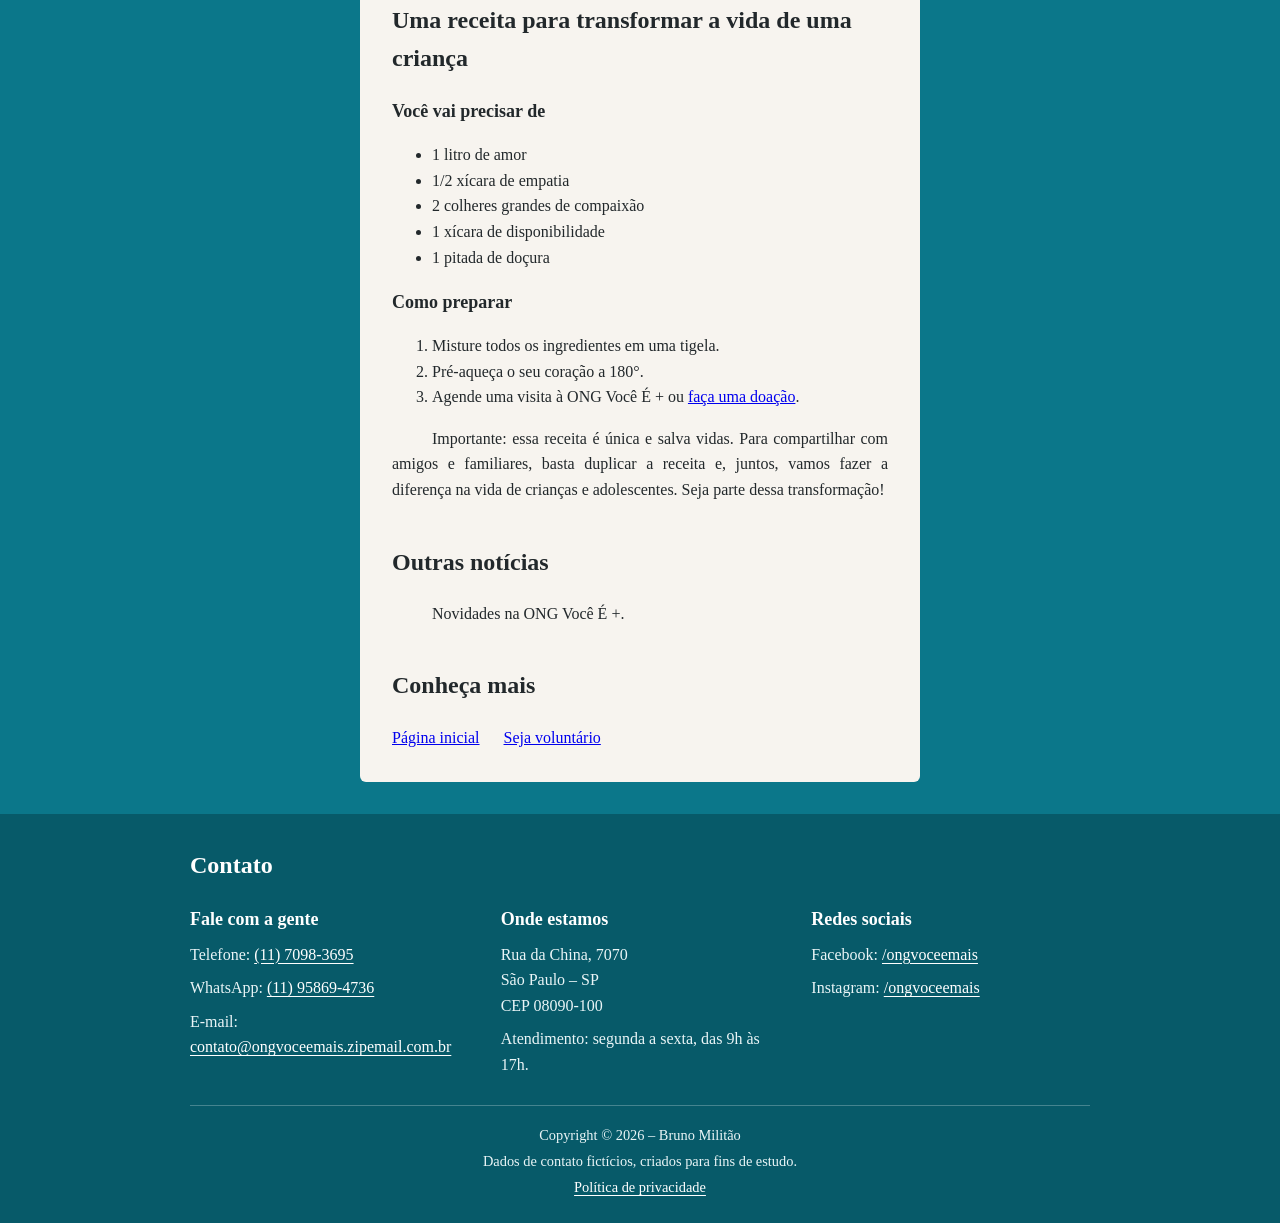
<file: projetos.html>
<!DOCTYPE html>
<html lang="pt-BR">
<head>
  <meta charset="UTF-8">
  <meta name="viewport" content="width=device-width, initial-scale=1">
  <title>Projetos | ONG Você É +</title>
  <meta name="description" content="Conheça os projetos da ONG Você É + e veja como ajudar a transformar a vida de crianças e adolescentes acolhidos.">

  <link rel="stylesheet" href="estilos.css">
</head>

<body class="pagina-projetos">

  <header class="topo">
    <div class="marca">
      <a class="marca-nome" href="index.html">
        ONG Você É
        <svg class="logo-mais" viewBox="0 0 64 64" role="img" aria-label="mais" focusable="false">
          <path class="coracao" d="M32 58C10 42 4 32 4 22C4 13 11 7 19 7C25 7 29.5 10 32 15C34.5 10 39 7 45 7C53 7 60 13 60 22C60 32 54 42 32 58Z"/>
          <path class="mais" d="M32 21V41M22 31H42"/>
        </svg>
      </a>
      <p>Nós lutamos por você</p>
    </div>

    <nav aria-label="Menu principal">
      <ul>
        <li><a href="index.html">Página inicial</a></li>
        <li><a href="projetos.html" aria-current="page">Projetos</a></li>
        <li><a href="cadastro-voluntario.html">Seja voluntário</a></li>
        <li><a href="#contato">Contato</a></li>
      </ul>
    </nav>
  </header>

  <main id="conteudo-principal">

    <section>
      <h1>Projetos</h1>
      <p>
        A sua ajuda muda a vida das nossas crianças e adolescentes.
        O seu apoio constrói histórias. <a href="#doe">Doe!</a>
      </p>

      <!-- Componentes gerados dinamicamente por templates.js -->
      <div id="lista-projetos" aria-live="polite"></div>
    </section>

    <section>
      <h2>Como funciona</h2>
      <p>
        A sua ajuda como vinculado da nossa ONG é mais que uma parceria: é um investimento no
        futuro de crianças e adolescentes, proporcionando qualidade de vida e contribuindo com o
        pleno desenvolvimento destes jovens.
      </p>

      <p>
        Por meio do projeto você poderá acompanhar de perto o trabalho realizado pela instituição
        que, graças à contribuição de pessoas engajadas com a transformação social, vem
        transformando a história de vida de tantas crianças e adolescentes.
      </p>

      <blockquote>
        Investir na infância e adolescência hoje é investir no futuro da sociedade.
      </blockquote>

      <p>Faça parte deste projeto e vamos juntos transformar vidas!</p>
    </section>

    <section id="doe">
      <h2>Doe via Pix</h2>
      <p>
        Sua doação ajuda a manter o acolhimento de crianças e adolescentes. Use a chave
        abaixo no aplicativo do seu banco, em qualquer valor.
      </p>

      <div class="pix">
        <dl class="pix-dados">
          <div>
            <dt>Chave Pix (CNPJ)</dt>
            <dd class="pix-chave" id="chave-pix" data-chave="00000000000100">00.000.000/0001-00</dd>
          </div>
          <div>
            <dt>Favorecido</dt>
            <dd>ONG Você É +</dd>
          </div>
          <div>
            <dt>Cidade</dt>
            <dd>São Paulo &ndash; SP</dd>
          </div>
        </dl>

        <button type="button" class="botao-copiar" id="copiar-pix">Copiar chave Pix</button>
        <p class="pix-status" id="pix-status" role="status" aria-live="polite" aria-atomic="true"></p>
      </div>

      <h3>Como doar</h3>
      <ol>
        <li>Abra o aplicativo do seu banco e escolha a opção Pix.</li>
        <li>Selecione pagar com chave e cole a chave copiada.</li>
        <li>Confira se o favorecido é &ldquo;ONG Você É +&rdquo; e confirme o valor.</li>
      </ol>

      <p>Dúvidas? Fale com a gente pelos <a href="#contato">canais de contato</a>.</p>
      <p class="pix-aviso">Chave Pix fictícia, criada para fins de estudo. Não faça transferências.</p>
    </section>

    <section>
      <h2>Uma receita para transformar a vida de uma criança</h2>

      <h3>Você vai precisar de</h3>
      <ul>
        <li>1 litro de amor</li>
        <li>1/2 xícara de empatia</li>
        <li>2 colheres grandes de compaixão</li>
        <li>1 xícara de disponibilidade</li>
        <li>1 pitada de doçura</li>
      </ul>

      <h3>Como preparar</h3>
      <ol>
        <li>Misture todos os ingredientes em uma tigela.</li>
        <li>Pré-aqueça o seu coração a 180°.</li>
        <li>Agende uma visita à ONG Você É + ou <a href="#doe">faça uma doação</a>.</li>
      </ol>

      <p>
        Importante: essa receita é única e salva vidas. Para compartilhar com amigos e familiares,
        basta duplicar a receita e, juntos, vamos fazer a diferença na vida de crianças e
        adolescentes. Seja parte dessa transformação!
      </p>
    </section>

    <section>
      <h2>Outras notícias</h2>
      <p>Novidades na ONG Você É +.</p>
    </section>


    <nav class="mais-paginas" aria-labelledby="mais-paginas-titulo">
      <h2 id="mais-paginas-titulo">Conheça mais</h2>
      <ul>
        <li><a href="index.html">Página inicial</a></li>
        <li><a href="cadastro-voluntario.html">Seja voluntário</a></li>
      </ul>
    </nav>

  </main>

  <footer id="contato">
    <div class="rodape-conteudo">
      <h2>Contato</h2>

      <div class="contato-grade">
        <div>
          <h3>Fale com a gente</h3>
          <ul>
            <li>Telefone: <a class="tel" href="tel:+551170983695">(11) 7098-3695</a></li>
            <li>WhatsApp: <a class="tel" href="https://wa.me/5511958694736">(11) 95869-4736</a></li>
            <li>E-mail: <a href="mailto:contato@ongvoceemais.zipemail.com.br">contato@ongvoceemais.zipemail.com.br</a></li>
          </ul>
        </div>

        <div>
          <h3>Onde estamos</h3>
          <address>
            Rua da China, 7070<br>
            São Paulo &ndash; SP<br>
            CEP 08090-100
          </address>
          <p>Atendimento: segunda a sexta, das 9h às 17h.</p>
        </div>

        <div>
          <h3>Redes sociais</h3>
          <ul>
            <li>Facebook: <a href="https://facebook.com/ongvoceemais">/ongvoceemais</a></li>
            <li>Instagram: <a href="https://instagram.com/ongvoceemais">/ongvoceemais</a></li>
          </ul>
        </div>
      </div>

      <p class="rodape-fim">
        <small>Copyright &copy; 2026 &ndash; Bruno Militão</small><br>
        <small>Dados de contato fictícios, criados para fins de estudo.</small><br>
        <small><a href="privacidade.html">Política de privacidade</a></small>
      </p>
    </div>
  </footer>

<script src="cadastro.js" defer></script>
<script src="copiar-pix.js" defer></script>
<script src="roteador.js" defer></script>
<script src="templates.js"></script>
</body>
</html>
</file>
<file: estilos.css>
/* ==========================================================================
   ONG Você É + — folha de estilos compartilhada por todas as páginas

   Índice
   1. Base
   2. Cabeçalho, marca e menu
   3. Área de conteúdo (comum às páginas)
   4. Página inicial
   5. Página de projetos (doação via Pix)
   6. Página de cadastro de voluntário
   7. Política de privacidade
   8. Rodapé

   Variáveis (design tokens) em :root: cores, tipografia (--fs-1 a --fs-5) e
   espaçamento em grade de 4 px (--sp-1 a --sp-10). Nenhum valor de cor, de
   tamanho de fonte ou de espaço é escrito fora delas.

   Cada página traz uma classe no <body> (pagina-inicio, pagina-projetos,
   pagina-cadastro, pagina-privacidade) para ajustes que valem só nela.
   ========================================================================== */


/* 1. Base ------------------------------------------------------------------ */

:root {
  /* Cores: primárias (identidade) */
  --azul: #0b778a;
  --azul-escuro: #075a69;

  /* Cores: acento (ação e calor) */
  --laranja: #f2a900;
  --laranja-claro: #ffc233;
  --laranja-escuro: #b87f00;

  /* Cores: neutras */
  --branco: #fff;
  --areia: #f7f4ef;
  --texto: #22282b;
  --cinza-texto: #5a6469;
  --texto-rodape: #eaf5f7;
  --borda: #d8d2c6;
  --borda-campo: #b9c2c4;

  /* Cores: translúcidas (hover, divisores e sombra) */
  --realce: rgba(255, 255, 255, 0.18);
  --divisor: rgba(255, 255, 255, 0.25);
  --sombra: rgba(0, 0, 0, 0.18);

  /* Cores: semântica */
  --erro: #b3261e;

  /* Tipografia: cinco tamanhos (14,4 / 16 / 18 / 24 / 32 px) */
  --fs-1: 0.9rem;     /* texto auxiliar: legendas, dicas, avisos */
  --fs-2: 1rem;       /* texto base */
  --fs-3: 1.125rem;   /* subtítulos e botões */
  --fs-4: 1.5rem;     /* títulos de seção */
  --fs-5: 2rem;       /* marca e título da página */

  /* Espaçamento: grade de 4 px; o número do token é o múltiplo de 4 */
  --sp-1: 0.25rem;    /*  4 px */
  --sp-2: 0.5rem;     /*  8 px */
  --sp-3: 0.75rem;    /* 12 px */
  --sp-4: 1rem;       /* 16 px */
  --sp-5: 1.25rem;    /* 20 px */
  --sp-6: 1.5rem;     /* 24 px */
  --sp-7: 1.75rem;    /* 28 px */
  --sp-8: 2rem;       /* 32 px */
  --sp-10: 2.5rem;    /* 40 px */
}

html { scroll-behavior: smooth; }

* { box-sizing: border-box; }

[hidden] { display: none !important; }

body {
  margin: 0;
  background-color: var(--azul);
  color: var(--texto);
  font-family: Georgia, "Times New Roman", serif;
  font-size: var(--fs-2);
  line-height: 1.6;
}

/* Texto só para leitores de tela */
.so-leitor {
  position: absolute;
  width: 1px;
  height: 1px;
  margin: -1px;
  padding: 0;
  overflow: hidden;
  clip: rect(0 0 0 0);
  white-space: nowrap;
  border: 0;
}


/* 2. Cabeçalho, marca e menu ------------------------------------------------ */

/* Cabeçalho: marca à esquerda, menu à direita */
.topo {
  background-color: var(--azul-escuro);
  color: var(--branco);
  padding: var(--sp-5) var(--sp-8);
  display: flex;
  align-items: center;
  justify-content: space-between;
  flex-wrap: wrap;
  gap: var(--sp-4) var(--sp-8);
}

/* A marca é um link para a página inicial (o <h1> de cada página
   descreve o assunto da própria página) */
.marca-nome {
  display: flex;
  align-items: center;
  gap: 0.3em;
  width: fit-content;
  margin: 0 0 var(--sp-1);
  font-size: var(--fs-5);
  font-weight: bold;
  line-height: 1.2;
  color: var(--branco);
  text-decoration: none;
}

.marca-nome:focus-visible {
  outline: 2px solid var(--branco);
  outline-offset: 4px;
  border-radius: 4px;
}

.topo p { margin: 0; font-style: italic; text-indent: 0; text-align: left; }

/* Logomarca: um coração com o "+" recortado no meio */
.logo-mais {
  flex: none;
  width: 1.6em;
  height: 1.6em;
  animation: batida 1.3s ease-in-out 0.5s 1;
}
.logo-mais .coracao { fill: var(--laranja); }
.logo-mais .mais {
  fill: none;
  stroke: var(--azul-escuro);
  stroke-width: 7.5;
  stroke-linecap: round;
}

/* O coração bate duas vezes ao carregar a página e para */
@keyframes batida {
  0%, 60%, 100% { transform: scale(1); }
  15%, 45%      { transform: scale(1.18); }
  30%           { transform: scale(1); }
}

/* Menu principal */
.topo nav ul {
  list-style: none;
  margin: 0;
  padding: 0;
  display: flex;
  flex-wrap: wrap;
  gap: var(--sp-2);
}

.topo nav a {
  display: flex;
  align-items: center;
  min-height: 2.75rem;   /* 44 px: área de toque confortável */
  color: var(--branco);
  text-decoration: none;
  padding: var(--sp-2) var(--sp-5);
  border-radius: 999px;
  transition: background-color 0.2s;
}

.topo nav a:hover { background-color: var(--realce); }

.topo nav a:focus-visible {
  outline: 2px solid var(--branco);
  outline-offset: 2px;
}

/* Página atual */
.topo nav a[aria-current="page"] {
  background-color: var(--branco);
  color: var(--azul-escuro);
  font-weight: bold;
}

/* Celular: marca em cima, menu embaixo ocupando a largura toda */
@media (max-width: 640px) {
  .topo { padding: var(--sp-4) var(--sp-5); }
  .topo nav { width: 100%; }
  .topo nav ul { justify-content: space-between; gap: var(--sp-1); }
  .topo nav a { padding: var(--sp-2) var(--sp-2); font-size: var(--fs-1); }
}


/* 3. Área de conteúdo (comum às páginas) ------------------------------------ */

main {
  max-width: 70ch;          /* linha de leitura confortável */
  margin: var(--sp-8) auto;
  padding: var(--sp-8);
  background-color: var(--areia);
  border-radius: 6px;
}

/* <h1>: assunto da página */
main h1 {
  margin: 0 0 var(--sp-4);
  font-size: var(--fs-5);
  line-height: 1.25;
  color: var(--azul-escuro);
}

h2 { margin-top: var(--sp-10); font-size: var(--fs-4); }
h3 { margin-bottom: var(--sp-1); font-size: var(--fs-3); }
small { font-size: var(--fs-1); }

p {
  text-align: justify;
  text-indent: 40px;
}

.meta {
  color: var(--cinza-texto);
  font-size: var(--fs-1);
  text-indent: 0;
}

blockquote {
  margin: var(--sp-6) 0;
  padding-left: var(--sp-4);
  border-left: 4px solid var(--azul);
  font-style: italic;
}

img { max-width: 100%; height: auto; display: block; }

/* O elemento picture só escolhe o formato; a imagem dentro dele é que ocupa o espaço */
picture { display: block; }

figure { margin: var(--sp-6) 0; }

figcaption {
  font-size: var(--fs-1);
  color: var(--cinza-texto);
  margin-top: var(--sp-2);
}

/* Bloco "Conheça mais" / "Continue navegando" no fim do conteúdo */
.mais-paginas ul {
  list-style: none;
  margin: 0;
  padding: 0;
  display: flex;
  flex-wrap: wrap;
  gap: var(--sp-2) var(--sp-6);
}

/* Celular: quadro ocupa mais a tela e o texto não fica esticado */
@media (max-width: 640px) {
  main { margin: var(--sp-4) var(--sp-3); padding: var(--sp-5); }
  p, main > p.intro { text-align: left; }
}


/* 4. Página inicial --------------------------------------------------------- */

/* Destaque no topo: foto menor + chamada com botões */
.destaque {
  display: flex;
  flex-wrap: wrap;
  align-items: center;
  gap: var(--sp-6) var(--sp-7);
  margin-bottom: var(--sp-2);
}

.destaque figure { flex: 0 0 210px; margin: 0; }

.destaque img {
  width: 100%;
  border-radius: 8px;
  box-shadow: 0 6px 18px var(--sombra);
}

.chamada { flex: 1 1 240px; }
.chamada h1 { margin: 0 0 var(--sp-2); font-size: var(--fs-5); line-height: 1.25; color: var(--azul-escuro); }
.chamada p  { margin: 0 0 var(--sp-5); text-align: left; text-indent: 0; }

/* Botão "Seja voluntário" */
.botao-voluntario {
  position: relative;
  display: inline-flex;
  align-items: center;
  gap: var(--sp-3);
  background-color: var(--laranja);
  color: var(--texto);
  font-size: var(--fs-3);
  font-weight: bold;
  text-decoration: none;
  padding: var(--sp-4) var(--sp-7);
  border-radius: 999px;
  box-shadow: 0 4px 0 var(--laranja-escuro);
  transition: transform 0.15s, background-color 0.2s, box-shadow 0.15s;
}

/* Anel que "pulsa" para chamar atenção */
.botao-voluntario::after {
  content: "";
  position: absolute;
  inset: 0;
  border: 3px solid var(--laranja);
  border-radius: inherit;
  pointer-events: none;
  animation: pulsar 2.4s ease-out infinite;
}

.botao-voluntario .seta { transition: transform 0.2s; }

.botao-voluntario:hover,
.botao-voluntario:focus-visible {
  background-color: var(--laranja-claro);
  transform: translateY(-2px);
  box-shadow: 0 6px 0 var(--laranja-escuro);
}

.botao-voluntario:hover .seta,
.botao-voluntario:focus-visible .seta { transform: translateX(6px); }

.botao-voluntario:focus-visible {
  outline: 3px solid var(--azul-escuro);
  outline-offset: 4px;
}

.botao-voluntario:active {
  transform: translateY(3px);
  box-shadow: 0 1px 0 var(--laranja-escuro);
}

@keyframes pulsar {
  0%   { transform: scale(1);        opacity: 0.8; }
  100% { transform: scale(1.18, 1.5); opacity: 0; }
}

/* Botões lado a lado; "Doe via Pix" é o botão secundário */
.acoes {
  display: flex;
  flex-wrap: wrap;
  align-items: center;
  gap: var(--sp-4) var(--sp-4);
}

.botao-doar {
  display: inline-flex;
  align-items: center;
  justify-content: center;
  color: var(--azul-escuro);
  font-size: var(--fs-3);
  font-weight: bold;
  text-decoration: none;
  padding: var(--sp-3) var(--sp-6);
  border: 2px solid var(--azul-escuro);
  border-radius: 999px;
  transition: background-color 0.2s, color 0.2s, transform 0.15s;
}

.botao-doar:hover,
.botao-doar:focus-visible {
  background-color: var(--azul-escuro);
  color: var(--branco);
  transform: translateY(-2px);
}

.botao-doar:focus-visible { outline: 3px solid var(--azul-escuro); outline-offset: 4px; }
.botao-doar:active { transform: translateY(2px); }

/* Segunda foto (globo): menor e centralizada */
#fotos { max-width: 320px; margin: var(--sp-6) auto; }
#fotos figcaption { text-align: center; }

@media (max-width: 640px) {
  .destaque figure { flex-basis: 100%; max-width: 300px; margin: 0 auto; }
  .chamada { text-align: center; }
  .chamada h1 { font-size: var(--fs-4); }
  .acoes { flex-direction: column; align-items: stretch; }
  .botao-voluntario,
  .botao-doar { width: 100%; justify-content: center; }
}


/* 5. Página de projetos (doação via Pix) ------------------------------------ */

/* Nome de cada projeto: <h2> na hierarquia, com o aspecto de subtítulo */
h2.item-projeto { margin: 1em 0 var(--sp-1); font-size: var(--fs-3); }

/* Badges de categorização dos projetos */
.badge {
  display: inline-block;
  margin-left: var(--sp-2);
  padding: var(--sp-1) var(--sp-3);
  border-radius: 999px;
  font-size: var(--fs-1);
  line-height: 1.4;
  vertical-align: middle;
  white-space: nowrap;
}

.badge-andamento {
  background-color: var(--laranja);
  color: var(--texto);
}

.badge-ativo {
  background-color: var(--azul-escuro);
  color: var(--branco);
}


.pix {
  background-color: var(--branco);
  border: 1px solid var(--borda);
  border-left: 6px solid var(--azul);
  border-radius: 6px;
  padding: var(--sp-5);
  margin: var(--sp-4) 0;
}

.pix-dados { margin: 0 0 var(--sp-4); }
.pix-dados div { margin: 0 0 var(--sp-3); }
.pix-dados dt { font-size: var(--fs-1); color: var(--cinza-texto); }
.pix-dados dd { margin: 0; font-weight: bold; }

.pix-chave {
  font-family: "Courier New", monospace;
  font-size: var(--fs-4);
  letter-spacing: 0.5px;
  user-select: all;
  overflow-wrap: anywhere;
}

.botao-copiar {
  background-color: var(--azul-escuro);
  color: var(--branco);
  border: none;
  padding: var(--sp-3) var(--sp-6);
  border-radius: 999px;
  font-family: inherit;
  font-size: var(--fs-3);
  cursor: pointer;
  transition: background-color 0.2s, transform 0.15s;
}

.botao-copiar:hover { background-color: var(--azul); }
.botao-copiar:active { transform: translateY(2px); }
.botao-copiar:focus-visible { outline: 3px solid var(--azul-escuro); outline-offset: 3px; }

/* Toast semântico exibido pelo JavaScript depois de copiar a chave Pix */
.pix-status:empty { display: none; }

.pix-status:not(:empty) {
  position: fixed;
  right: var(--sp-5);
  bottom: var(--sp-5);
  z-index: 1000;
  max-width: min(360px, calc(100vw - 2 * var(--sp-5)));
  margin: 0;
  padding: var(--sp-4) var(--sp-5);
  background-color: var(--azul-escuro);
  color: var(--branco);
  border: 1px solid var(--borda);
  border-radius: 6px;
  box-shadow: 0 6px 18px var(--sombra);
  text-align: left;
  text-indent: 0;
  font-weight: bold;
}

.pix-aviso {
  font-size: var(--fs-1);
  color: var(--cinza-texto);
  text-align: left;
  text-indent: 0;
}

@media (max-width: 640px) {
  .botao-copiar { width: 100%; }
}


/* 6. Página de cadastro de voluntário --------------------------------------- */

/* Quadro mais estreito e parágrafos sem recuo (só a introdução é justificada) */
.pagina-cadastro main { max-width: 60ch; }
.pagina-cadastro main p { text-indent: 0; text-align: left; }
.pagina-cadastro main > p.intro { text-align: justify; }

.figura-topo { margin: 0 0 var(--sp-6); }

.figura-topo img {
  width: 100%;
  height: auto;
  border-radius: 6px;
  display: block;
}

.figura-topo figcaption { text-align: center; }

/* Formulário */
.formulario fieldset {
  border: 1px solid var(--borda);
  border-radius: 6px;
  margin: 0 0 var(--sp-6);
  padding: var(--sp-4) var(--sp-5) var(--sp-5);
}

.formulario legend {
  font-weight: bold;
  padding: 0 var(--sp-2);
  color: var(--azul-escuro);
}

.formulario label {
  display: block;
  font-weight: bold;
  margin: var(--sp-4) 0 var(--sp-1);
}

.formulario label.checkbox {
  font-weight: normal;
  display: flex;
  align-items: center;
  gap: var(--sp-2);
  margin: var(--sp-2) 0;
}

/* Termo de consentimento: texto longo, então a caixa fica alinhada ao topo */
.formulario label.checkbox-termo { align-items: flex-start; }
.formulario label.checkbox-termo input { margin-top: 0.4em; flex: none; }

.formulario input[type="text"],
.formulario input[type="email"],
.formulario input[type="tel"],
.formulario input[type="date"],
.formulario select,
.formulario textarea {
  width: 100%;
  padding: var(--sp-3);
  border: 1px solid var(--borda-campo);
  border-radius: 4px;
  font-family: inherit;
  font-size: var(--fs-2);
}

.formulario textarea { resize: vertical; }

.campo-ajuda {
  font-size: var(--fs-1);
  color: var(--cinza-texto);
  margin-top: var(--sp-1);
}

.obrigatorio { color: var(--erro); }

.botao-enviar {
  background-color: var(--azul);
  color: var(--branco);
  border: none;
  padding: var(--sp-4) var(--sp-7);
  border-radius: 4px;
  font-size: var(--fs-3);
  cursor: pointer;
}

.botao-enviar:hover,
.botao-enviar:focus-visible { background-color: var(--azul-escuro); }
.botao-enviar:focus-visible { outline: 3px solid var(--azul-escuro); outline-offset: 3px; }
.botao-enviar:disabled { opacity: 0.7; cursor: wait; }

/* Mensagem depois do envio (sucesso ou erro) */
.retorno {
  background-color: var(--branco);
  border: 1px solid var(--borda);
  border-left: 6px solid var(--azul);
  border-radius: 6px;
  padding: var(--sp-5);
  margin: var(--sp-4) 0 var(--sp-6);
}

.retorno-erro { border-left-color: var(--erro); }

.retorno h2 { margin: 0 0 var(--sp-2); font-size: var(--fs-4); line-height: 1.3; color: var(--azul-escuro); }
.retorno-erro h2 { color: var(--erro); }
.retorno h2:focus { outline: none; }
.retorno p { margin: 0; }

@media (max-width: 640px) {
  .pagina-cadastro main > p.intro { text-align: left; }
}


/* 7. Política de privacidade ------------------------------------------------ */

.aviso {
  background-color: var(--branco);
  border: 1px solid var(--borda);
  border-left: 6px solid var(--laranja);
  border-radius: 6px;
  padding: var(--sp-4) var(--sp-5);
  margin: 0 0 var(--sp-6);
  font-size: var(--fs-1);
  text-align: left;
  text-indent: 0;
}


/* 8. Rodapé (bloco de contato — dados fictícios) ---------------------------- */

footer {
  background-color: var(--azul-escuro);
  color: var(--texto-rodape);
  padding: var(--sp-8) var(--sp-5) var(--sp-6);
}

.rodape-conteudo { max-width: 900px; margin: 0 auto; }

footer h2 { margin: 0 0 var(--sp-5); font-size: var(--fs-4); color: var(--branco); }
footer h3 { margin: 0 0 var(--sp-2); font-size: var(--fs-3); color: var(--branco); }

.contato-grade {
  display: grid;
  grid-template-columns: repeat(auto-fit, minmax(220px, 1fr));
  gap: var(--sp-6) var(--sp-8);
}

footer ul { list-style: none; margin: 0; padding: 0; }
footer li { margin: var(--sp-2) 0; }
footer address { font-style: normal; }
footer .tel { white-space: nowrap; }
footer p { margin: var(--sp-2) 0 0; text-align: left; text-indent: 0; }

footer a {
  color: var(--branco);
  text-decoration: underline;
  text-underline-offset: 3px;
  overflow-wrap: anywhere;
}

footer a:hover,
footer a:focus-visible { color: var(--laranja-claro); }

.rodape-fim {
  margin-top: var(--sp-7);
  padding-top: var(--sp-4);
  border-top: 1px solid var(--divisor);
  text-align: center;
}


/* Quem prefere menos movimento --------------------------------------------- */

@media (prefers-reduced-motion: reduce) {
  html { scroll-behavior: auto; }
  .logo-mais { animation: none; }
  .botao-voluntario::after { animation: none; }
  .botao-voluntario,
  .botao-voluntario .seta,
  .botao-doar { transition: none; }
}
</file>
